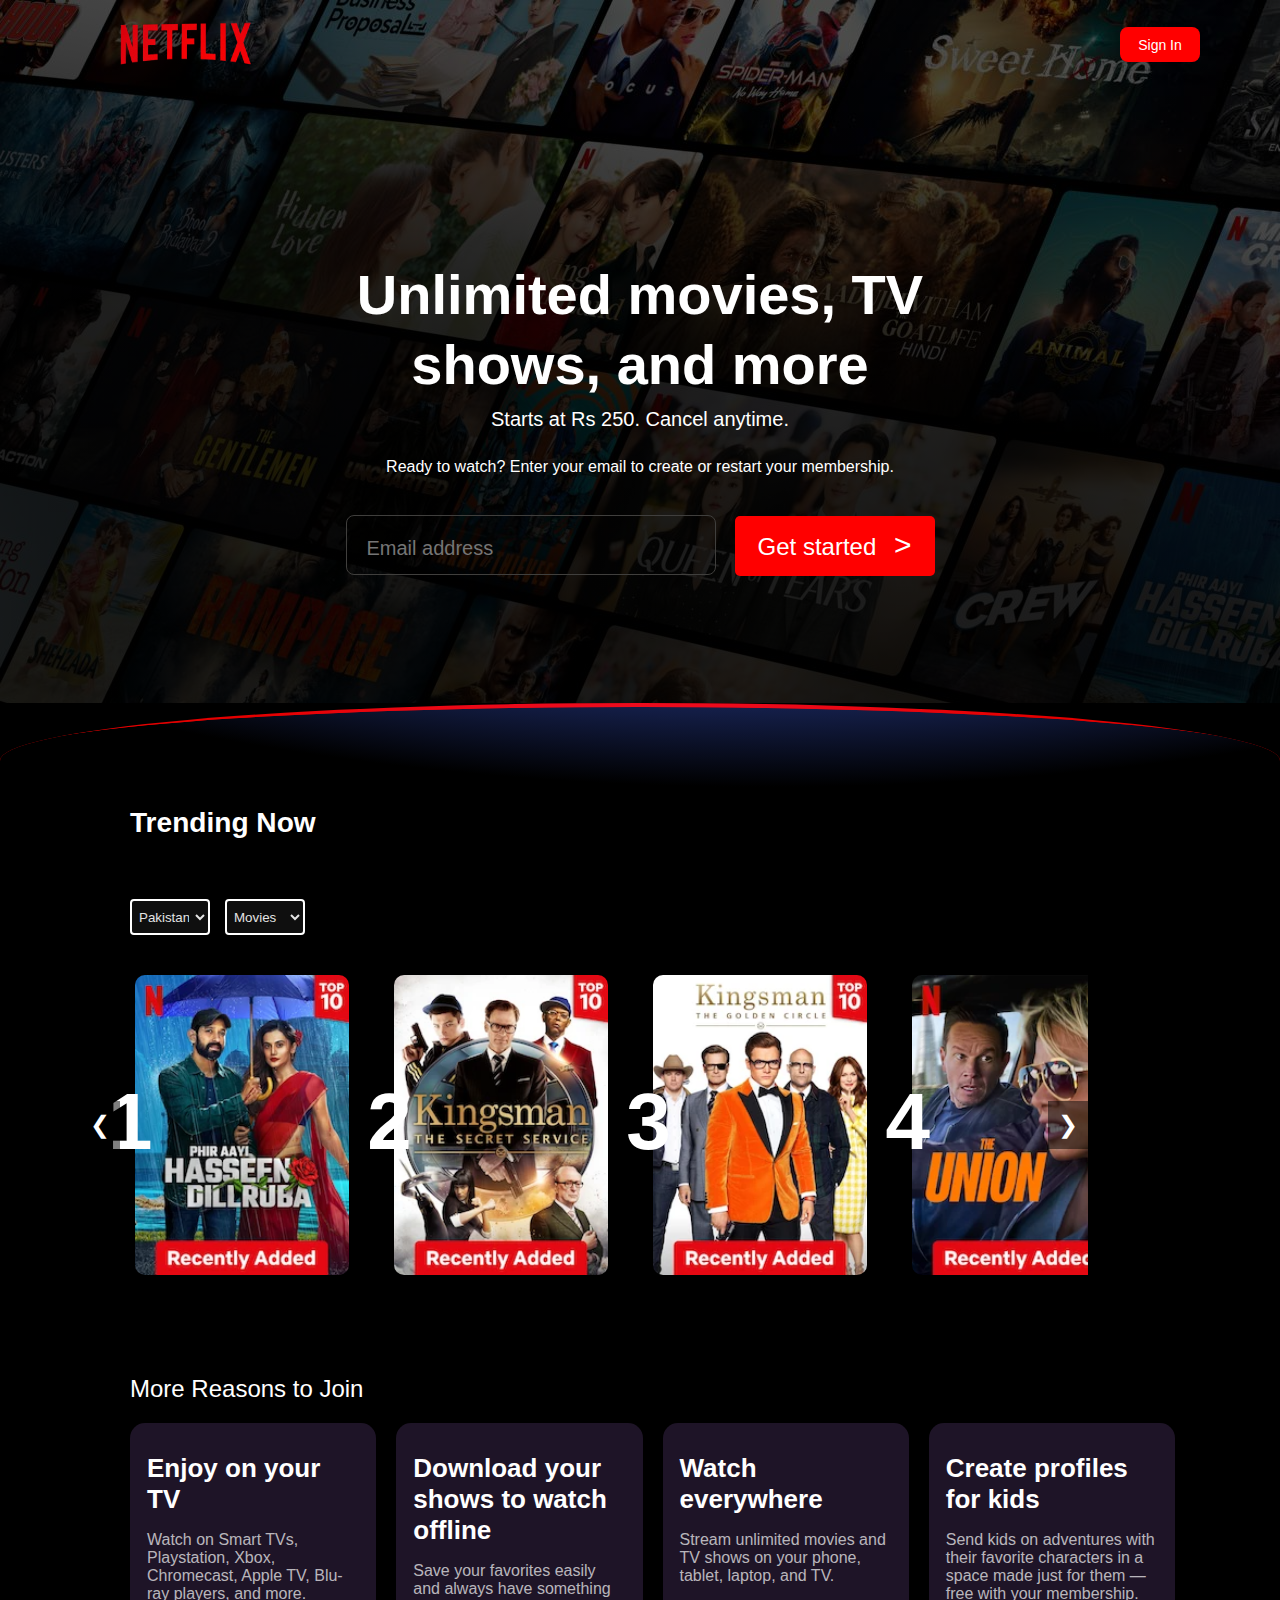
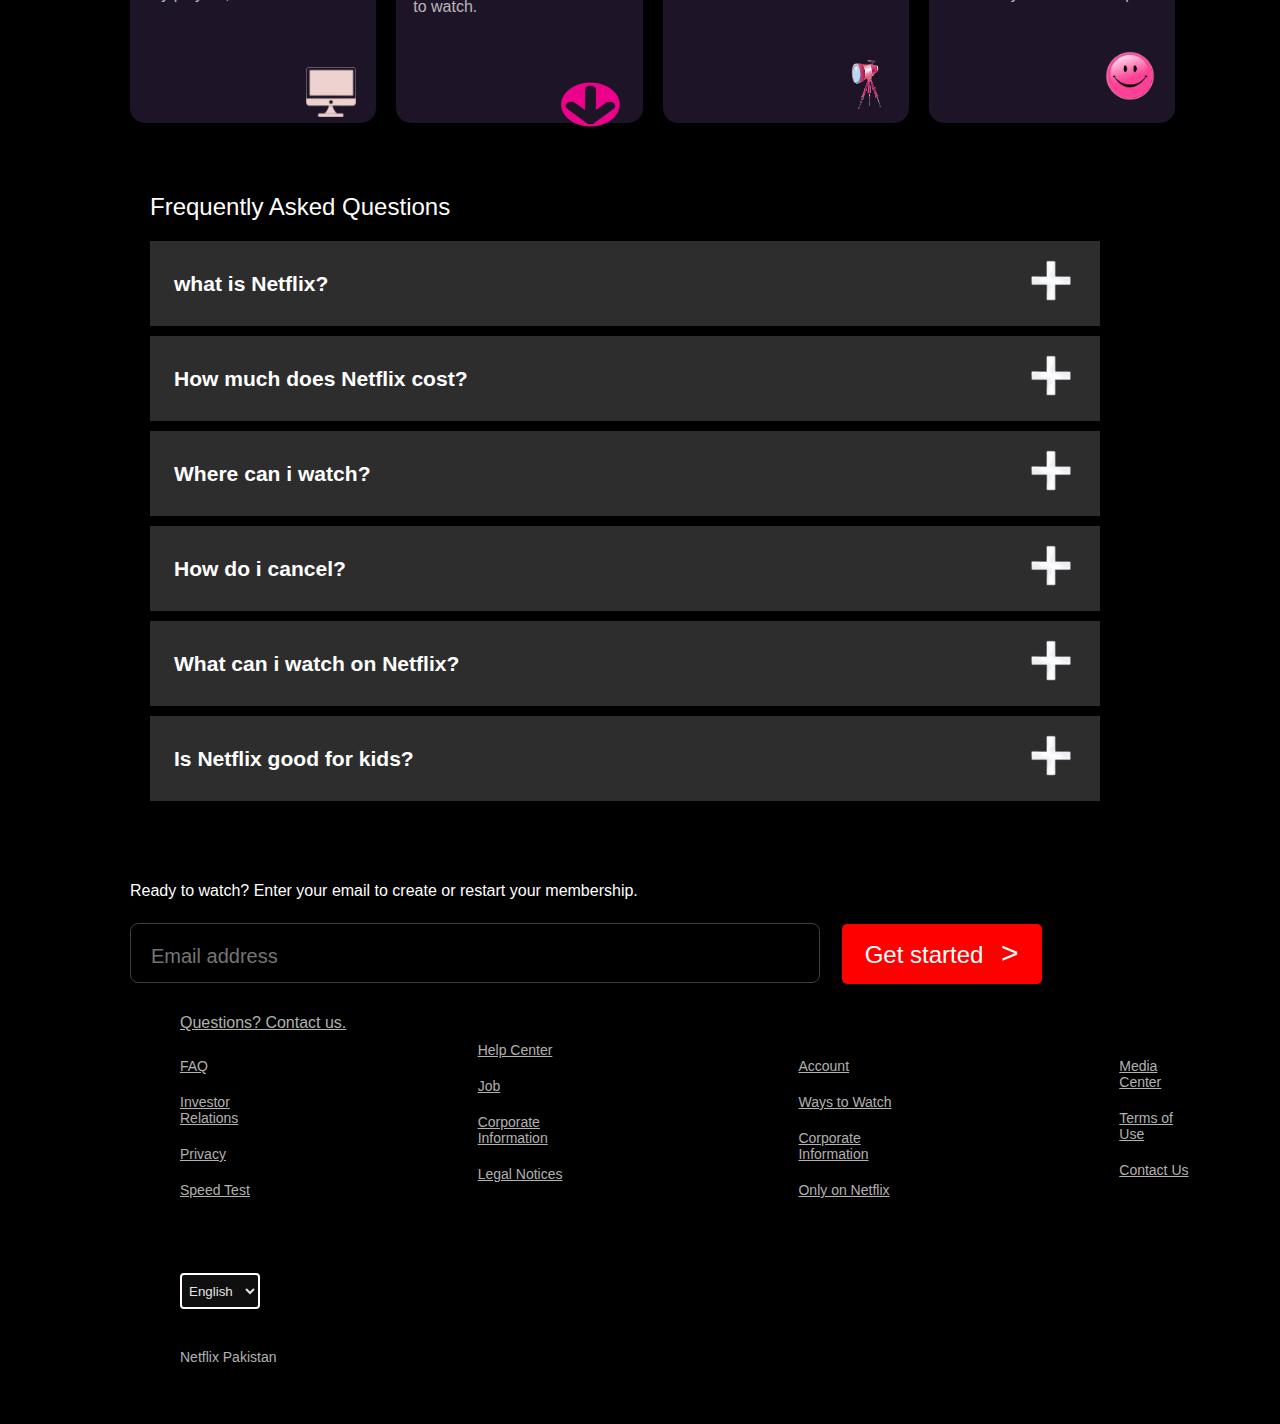
<file: index.html>
<!DOCTYPE html>
<html lang="en">
  <head>
    <meta charset="UTF-8" />
    <meta name="viewport" content="width=device-width, initial-scale=1.0" />
    <title>Netflix clone</title>
    <link rel="stylesheet" href="style.css" />
  </head>
  <body>
    <div class="container">
      <div id="header">
        <div id="overlay">
          <div id="navbar">
            <img src="images/image1-removebg-preview.png" id="netflix-icon" />
            <button id="netflix-btn">Sign In</button>
          </div>
          <div class="headings">
            <div id="main">
              <h1>Unlimited movies, TV shows, and more</h1>
              <p>Starts at Rs 250. Cancel anytime.</p>

              <div class="last-one">
                <h3>
                  Ready to watch? Enter your email to create or restart your
                  membership.
                </h3>
                <div id="email-input">
                  <input type="text" placeholder="Email address" />
                  <button id="btn">Get started <span>></span></button>
                </div>
              </div>
            </div>
          </div>
        </div>
      </div>
      <div class="color">
        <div id="color-id"></div>
      </div>
      <div id="trending">
        <h3 class="heading1">Trending Now</h3>

        <div id="trending1">
          <div class="trend1">
            <select>
              <option id="Pakistan">Pakistan</option>
              <option>Global</option>
            </select>
          </div>
          <div class="trend2">
            <select name="Movies">
              <option>Movies</option>
              <option>TVshows</option>
            </select>
          </div>
        </div>

        <div class="top-10-container">
          <button
            class="scroll-btn left-btn"
            id="scroll-left"
            aria-label="Scroll left"
          >
            &#10094;
          </button>
          <div class="movie-list" id="movie-list">
            <div class="movie-item">
              <span class="movie-rank">1</span>
              <img src="images/movie no.1.webp" alt="Movie 1" />
            </div>
            <div class="movie-item">
              <span class="movie-rank">2</span>
              <img src="images/movie no.2.webp" alt="Movie 2" />
            </div>
            <div class="movie-item">
              <span class="movie-rank">3</span>
              <img src="images/movie no.3.webp" alt="Movie 3" />
            </div>
            <div class="movie-item">
              <span class="movie-rank">4</span>
              <img src="images/movie no.4.webp" alt="Movie 4" />
            </div>
            <div class="movie-item">
              <span class="movie-rank">5</span>
              <img src="images/movie no.5.webp" alt="Movie 5" />
            </div>
            <div class="movie-item">
              <span class="movie-rank">6</span>
              <img src="images/movie no.6.webp" alt="Movie 6" />
            </div>
            <div class="movie-item">
              <span class="movie-rank">7</span>
              <img src="images/movie no.7.webp" alt="Movie 7" />
            </div>
            <div class="movie-item">
              <span class="movie-rank">8</span>
              <img src="images/movie no.8.webp" alt="Movie 8" />
            </div>
            <div class="movie-item">
              <span class="movie-rank">9</span>
              <img src="images/movie no.9.webp" alt="Movie 9" />
            </div>
            <div class="movie-item">
              <span class="movie-rank">10</span>
              <img src="images/movie no 10.webp" alt="Movie 10" />
            </div>
          </div>
          <button
            class="scroll-btn right-btn"
            id="scroll-right"
            aria-label="Scroll right"
          >
            &#10095;
          </button>
        </div>
        <!-- section 3 -->
        <div id="join-section">
          <h2 id="join1">More Reasons to Join</h2>
          <div class="join-secton2">
            <div class="join1">
              <h3>Enjoy on your TV</h3>
              <p>
                Watch on Smart TVs, Playstation, Xbox, Chromecast, Apple TV,
                Blu-ray players, and more.
              </p>
              <div class="imgpink">
                <img src="images/pc_image-removebg-preview (1).png" />
              </div>
            </div>
            <div class="join1">
              <h3>Download your shows to watch offline</h3>
              <p>
                Save your favorites easily and always have something to watch.
              </p>
              <div class="imgpink1">
                <img
                  src="images/errow_image-removebg-preview (1).png
        "
                />
              </div>
            </div>
            <div class="join1">
              <h3>Watch everywhere</h3>
              <p>
                Stream unlimited movies and TV shows on your phone, tablet,
                laptop, and TV.
              </p>
              <div class="imgpink2">
                <img src="images/telescope_image-removebg-preview (1).png" />
              </div>
            </div>
            <div class="join1">
              <h3>Create profiles for kids</h3>
              <p>
                Send kids on adventures with their favorite characters in a
                space made just for them — free with your membership.
              </p>
              <div class="imgpink3">
                <img src="images/smily_image-removebg-preview.png" />
              </div>
            </div>
          </div>
        </div>

        <!-- section 4 -->
        <div id="dropdown-section">
          <h2>Frequently Asked Questions</h2>
          <div class="dropdown1" id="dropdown1">
            <div id="dropdown1div">
              <h3>what is Netflix?</h3>
            </div>
            <div id="dropdown1img">
              <img src="images/plus_img-removebg-preview.png" id="img1" />
            </div>
          </div>

          <!-- dropdown -->
          <div id="under-dropdowndiv">
            <div class="under-dropdown" id="under-dropdown">
              <h3>
                Netflix is a streaming service that offers a wide variety of
                award-winning TV shows, movies, anime, documentaries, and more
                on thousands of internet-connected devices. <br /><br /><br />
                You can watch as much as you want, whenever you want without a
                single commercial - all for one low monthly price. There's
                always something new to discover and new TV shows and movies are
                added every week!
              </h3>
            </div>
          </div>
          <!-- next -->
          <div class="dropdown2" id="dropdown1">
            <div id="dropdown2div">
              <h3>How much does Netflix cost?</h3>
            </div>
            <div id="dropdown2img">
              <img src="images/plus_img-removebg-preview.png" id="img2" />
            </div>
          </div>

          <!-- dropdown -->
          <div id="under-dropdowndiv">
            <div class="under-dropdown" id="under-dropdown">
              <h3>
                Watch Netflix on your smartphone, tablet, Smart TV, laptop, or
                streaming device, all for one fixed monthly fee. Plans range
                from Rs 250 to Rs 1,100 a month. No extra costs, no contracts.
              </h3>
            </div>
          </div>

          <!-- next -->
          <div class="dropdown3" id="dropdown1">
            <div id="dropdown3div">
              <h3>Where can i watch?</h3>
            </div>
            <div id="dropdown3img">
              <img src="images/plus_img-removebg-preview.png" id="img3" />
            </div>
          </div>

          <!-- dropdown -->
          <div id="under-dropdowndiv">
            <div class="under-dropdown" id="under-dropdown">
              <h3>
                Watch anywhere, anytime. Sign in with your Netflix account to
                watch instantly on the web at netflix.com from your personal
                computer or on any internet-connected device that offers the
                Netflix app, including smart TVs, smartphones, tablets,
                streaming media players and game consoles. <br /><br />
                You can also download your favorite shows with the iOS or
                Android app. Use downloads to watch while you're on the go and
                without an internet connection. Take Netflix with you anywhere.
              </h3>
            </div>
          </div>

          <!-- next -->
          <div class="dropdown4" id="dropdown1">
            <div id="dropdown4div">
              <h3>How do i cancel?</h3>
            </div>
            <div id="dropdown4img">
              <img src="images/plus_img-removebg-preview.png" id="img4" />
            </div>
          </div>

          <!-- dropdown -->
          <div id="under-dropdowndiv">
            <div class="under-dropdown" id="under-dropdown">
              <h3>
                Netflix is flexible. There are no pesky contracts and no
                commitments. You can easily cancel your account online in two
                clicks. There are no cancellation fees - start or stop your
                account anytime.
              </h3>
            </div>
          </div>

          <!-- next -->
          <div class="dropdown5" id="dropdown1">
            <div id="dropdown5div">
              <h3>What can i watch on Netflix?</h3>
            </div>
            <div id="dropdown5img">
              <img src="images/plus_img-removebg-preview.png" id="img5" />
            </div>

          </div>

          <!-- dropdown -->
          <div id="under-dropdowndiv">
            <div class="under-dropdown" id="under-dropdown">
              <h3>
                Netflix has an extensive library of feature films,
                documentaries, TV shows, anime, award-winning Netflix originals,
                and more. Watch as much as you want, anytime you want.
              </h3>
            </div>
          </div>

          <!-- next -->
          <div class="dropdown6" id="dropdown1">
            <div id="dropdown6div">
              <h3>Is Netflix good for kids?</h3>
            </div>
            <div id="dropdown6img">
              <img src="images/plus_img-removebg-preview.png" id="img6" />
            </div>
          </div>

          <!-- dropdown -->
          <div id="under-dropdowndiv">
            <div class="under-dropdown" id="under-dropdown">
              <h3>
                The Netflix Kids experience is included in your membership to
                give parents control while kids enjoy family-friendly TV shows
                and movies in their own space. <br /><br />
                Kids profiles come with PIN-protected parental controls that let
                you restrict the maturity rating of content kids can watch and
                block specific titles you don't want kids to see.
              </h3>
            </div>
          </div>
        </div>

        <div id="last-ideas">
          <h3>
            Ready to watch? Enter your email to create or restart your
            membership.
          </h3>
          <div id="email-inputs">
            <input type="text" placeholder="Email address" />
            <button id="btns">Get started <span>></span></button>
          </div>
        </div>

        <div class="footer2">
          <h1 class="question">Questions? Contact us.</h1>

          <div id="main-div">
            <div id="main-div1">
              <p>FAQ</p>
              <p class="main1">Investor Relations</p>
              <p class="main1">Privacy</p>
              <p class="main1">Speed Test</p>
            </div>

            <div id="main-div2">
              <p>Help Center</p>
              <p class="main1">Job</p>
              <p class="main1">Corporate Information</p>
              <p class="main1">Legal Notices</p>
            </div>

            <div id="main-div3">
              <p>Account</p>
              <p class="main1">Ways to Watch</p>
              <p class="main1">Corporate Information</p>
              <p class="main1">Only on Netflix</p>
            </div>

            <div id="main-div4">
              <p>Media Center</p>
              <p class="main1">Terms of Use</p>

              <p class="main1">Contact Us</p>
            </div>
          </div>
          <div class="last-one">
            <select>
              <option value="english">English</option>
            </select>
          </div>

          <p class="mains">Netflix Pakistan</p>
        </div>
      </div>
      <script src="first.js"></script>
    </div>
  </body>
</html>
</file>
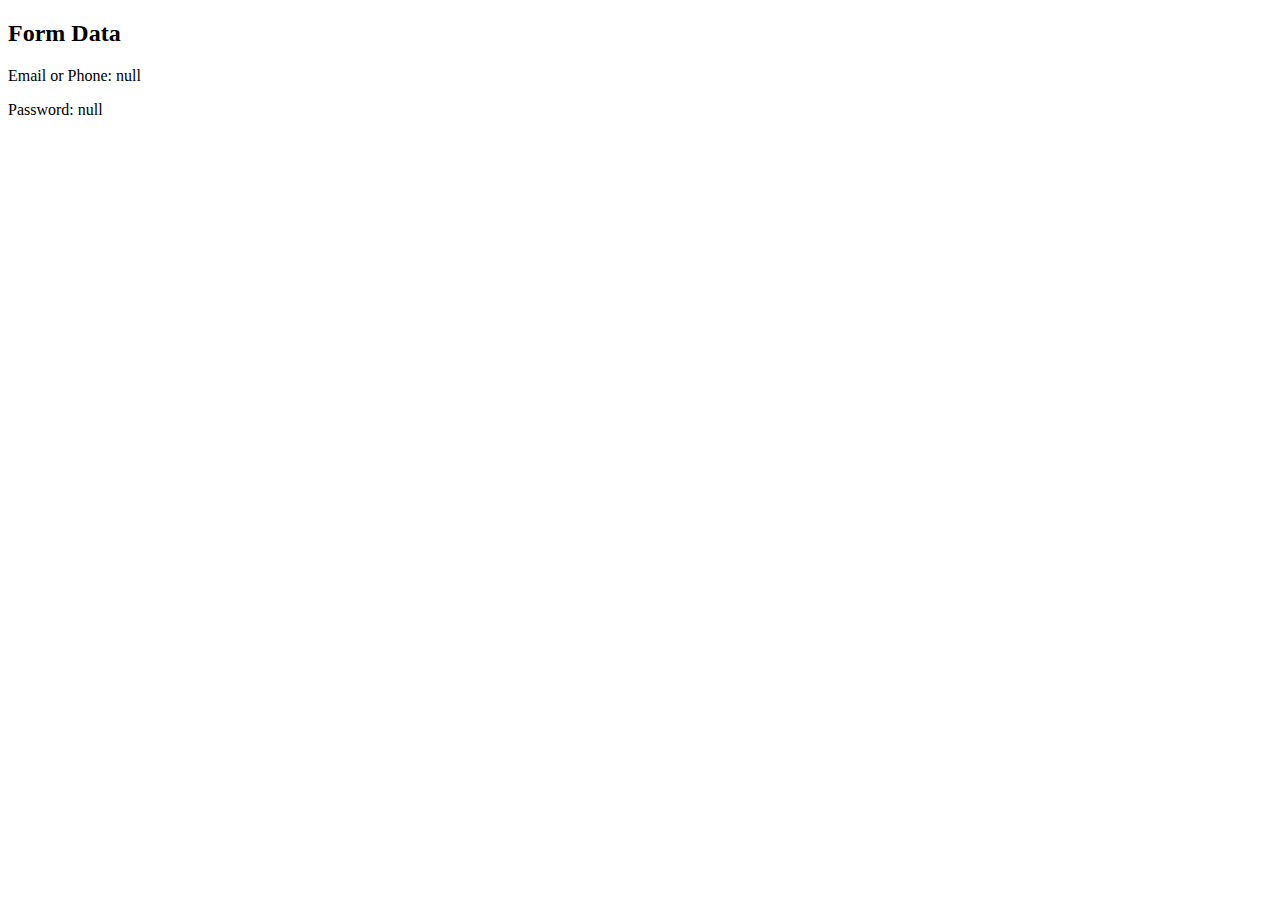
<file: index3.html>
<!DOCTYPE html>
<html lang="en">
<head>
    <meta charset="UTF-8">
    <meta name="viewport" content="width=device-width, initial-scale=1.0">
    <title>Document</title>
</head>
<body>

    <h2>Form Data</h2>
    <p id="displayEmailOrPhone"></p>
    <p id="displayPassword"></p>
    <script src="script2.js"></script>
</body>
</html>
</file>
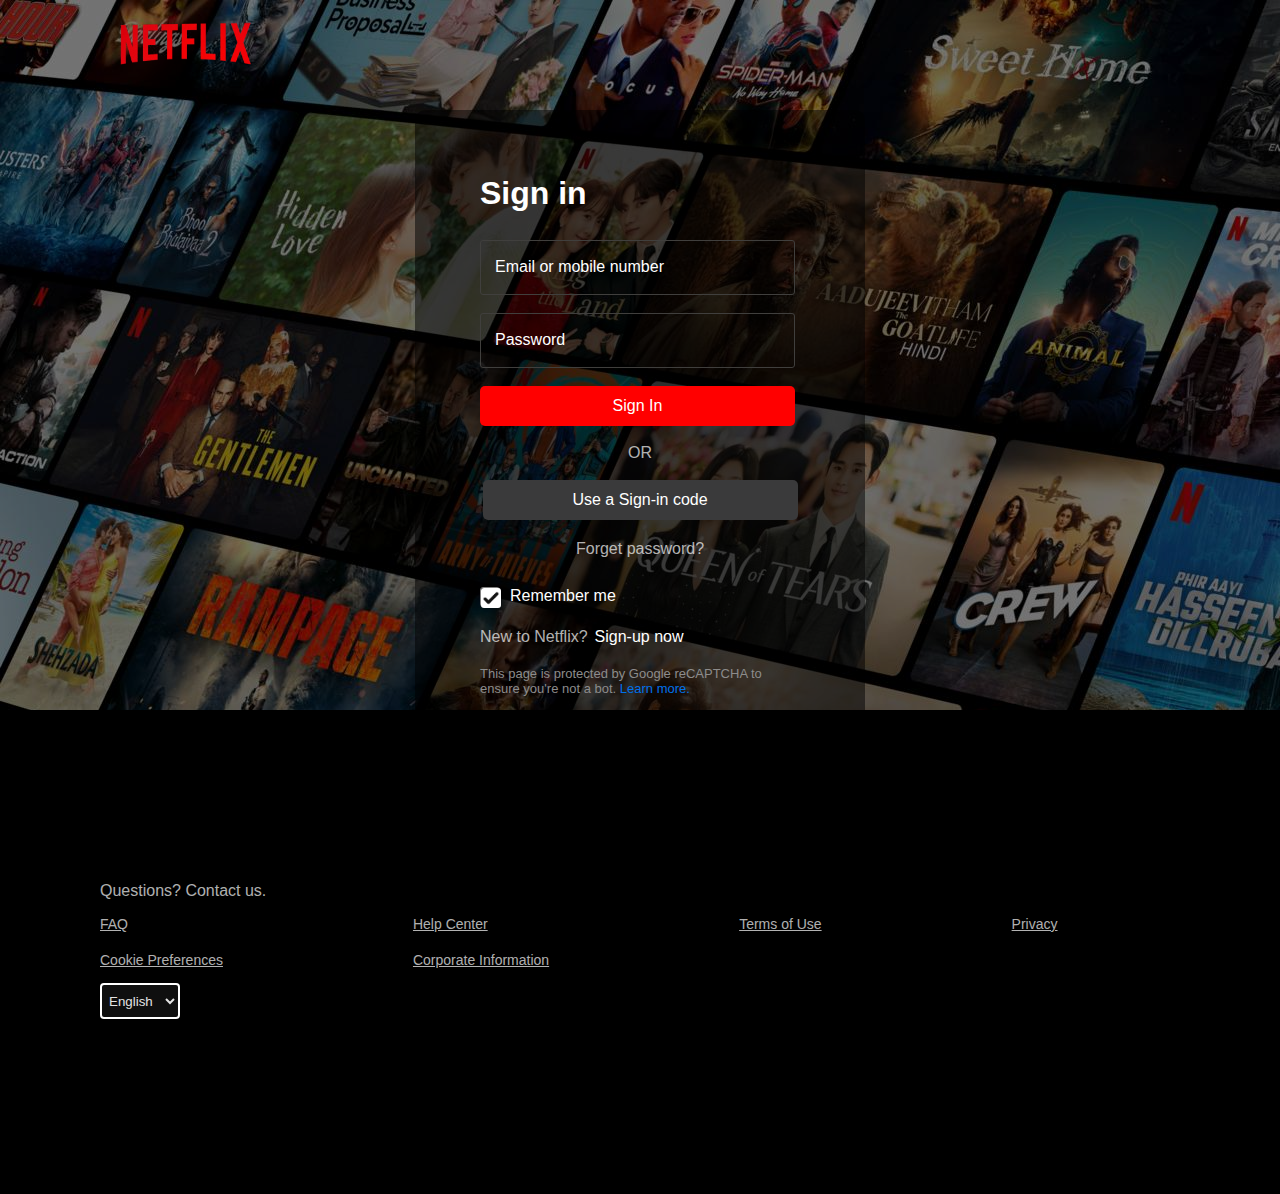
<file: indexs.html>
<!DOCTYPE html>
<html lang="en">
  <head>
    <meta charset="UTF-8" />
    <meta name="viewport" content="width=device-width, initial-scale=1.0" />
    <title>Netflix Clone</title>
    <link rel="stylesheet" href="script.css" />
  </head>
  <body>
    <div class="container">
      <div id="header">
        <div id="overlay">
          <div id="navbar">
            <img
              src="images/image1-removebg-preview.png"
              id="netflix-icon"
              alt="Netflix Logo"
            />
          </div>
          <form id="form2">
            <div class="formdiv2">
              <h2 id="signin2">Sign in</h2>

              <div id="input-wrap">
                <input type="text" required id="mobilenbr" class="inputerror" />
                <label for="">Email or mobile number</label>
                <span class="errorr" id="erroremail"></span><br />
              </div>
              <br />
              <div id="input-wrapp">
                <input type="password" required id="Password" />
                <label for="">Password</label>
                <span class="errorr" id="errorpasswords"></span><br />
              </div>
              <br />
              <button id="netflixbtn">Sign In</button>
              <br />
              <div id="input-wrap2">
                <br />
                <p id="center">OR</p>
                <br />
                <button class="sign-incode">Use a Sign-in code</button>
                <br />
                <p id="forget-password">Forget password?</p>
              </div>

              <div id="footers">
                <div id="icon">
                  <img
                    src="images/tick_image-removebg-preview (1).png"
                    id="iconimg"
                  />
                </div>
                <div id="icon2">
                  <p id="remember">Remember me</p>
                </div>
              </div>
              <div class="idea1">
                <div class="last-portion">
                  <p id="Sign-up">New to Netflix?</p>
                </div>
                <div id="portions">
                  <p class="portion1">Sign-up now</p>
                </div>
              </div>
              <p id="last-idea">
                This page is protected by Google reCAPTCHA to ensure you're not
                a bot. <span>Learn more.</span>
              </p>
            </div>
          </form>
        </div>
      </div>
</div>
      <div id="footer2">
        <h1 class="question">Questions? Contact us.</h1>

        <div id="main-div">
          <div id="main-div1">
            <p>FAQ</p>
            <p class="main1">Cookie Preferences</p>
          </div>

          <div id="main-div2">
            <p>Help Center</p>
            <p class="main1">Corporate Information</p>
          </div>

          <div id="main-div3">
            <p>Terms of Use</p>
          </div>

          <div id="main-div4">
            <p>Privacy</p>
          </div>
        </div>
        <div class="last-one">
          <select>
            <option value="english">English</option>
          </select>
        </div>
      </div>
    </div>
    <script src="script.js"></script>
  </body>
</html>
</file>
<file: style.css>
*{
    margin: 0;
    padding: 0;
    box-sizing: border-box;
}


body{
    background-color: #000;
} 

#header{
    background-repeat: no-repeat;
    justify-content: space-between;
    height: 100%;
    background-image:url("images/Netflix img.jpg") ;
    padding-bottom: 703px;
    background-position: cover;
    position: relative;
}
#overlay{
    position: absolute;
    top: 0;
    left: 0;
    width: 100%;
    height: 100%;
   background-image:  linear-gradient(12deg, rgba(0, 0, 0, 0.8500) 36.00%, rgba(0, 0, 0, 0.8465) 40.58%, rgba(0, 0, 0, 0.8361) 45.17%, rgba(0, 0, 0, 0.8187) 49.75%, rgba(0, 0, 0, 0.7944) 54.33%, rgba(0, 0, 0, 0.7632) 58.92%, rgba(0, 0, 0, 0.7250) 63.50%, rgba(0, 0, 0, 0.6868) 68.08%, rgba(0, 0, 0, 0.6556) 72.67%, rgba(0, 0, 0, 0.6313) 77.25%, rgba(0, 0, 0, 0.6139) 81.83%, rgba(0, 0, 0, 0.6035) 86.42%, rgba(0, 0, 0, 0.6000) 91.00%);
    
    z-index: 2;
}
#navbar{
    padding-right: 80px;
    display: flex;
    justify-content: space-between;
    flex-wrap: wrap; 
    box-sizing: border-box; 
    padding-left: 80px;
}

#navbar img{
    height: 130px;
    width: 200px;
    margin-top: -20px;
}

#navbar button{
    height: 35px;
    width: 80px;
    margin-top: 27px;
border-radius: 8px;
color: rgb(255, 255, 255);
background-color: red;
font-size: 14px;
border: none;
font-family:"Netflix Sans", "Helvetica Neue", "Segoe UI", Roboto, Ubuntu, sans-serif ;
line-height: 14px;
font-weight: 500;
font-style: normal;
}

#navbar button:hover{
    background-color: #C11119;
    cursor: pointer;

}
.headings{
    display: flex;
    justify-content: center;
    align-items: center;
    text-align: center;
    padding-left: 80px;
padding-right: 80px;

}
#main h1{
    color: white;

    margin-top: 150px;
    margin-bottom: 200px;
    font-family: "Netflix Sans", "Helvetica Neue", "Segoe UI", Roboto, Ubuntu, sans-serif;
    font-style: normal;
    font-weight: 900;
    line-height: 70px;
    font-size: 56px;
    margin-bottom: 8px;

}
#main{
width: 600px;
}

#main p{
    color:rgb(255, 255, 255) ;
font-family: "Netflix Sans", "Helvetica Neue", "Segoe UI", Roboto, Ubuntu, sans-serif;
font-style: normal;
font-weight: 500;
font-size: 20px;
line-height: normal;
margin-bottom: 24px;

}
.last-one h3{
    color: rgb(255, 255, 255);
    font-family: "Netflix Sans", "Helvetica Neue", "Segoe UI", Roboto, Ubuntu, sans-serif;
    font-style: normal;
    font-weight: 400;
    font-size: 16px;
    line-height: 24px;
 }

button span{
    font-size: 30px;
    padding-left: 11px;
}
#email-input{
    margin-top: 20px;
}

 #btn{
    margin-left: 15px;
    height: 60px;
    width:200px ;
    border-radius: 5px;
    border: none;
    background-color: red;
    color: white;
    font-size: 24px;
    line-height: 24px;
    font-weight: 500;
    font-style: normal;
    font-family: "Netflix Sans", "Helvetica Neue", "Segoe UI", Roboto, Ubuntu, sans-serif;
}  
 
#btn:hover{
    background-color: #E50914;
    cursor: pointer;
}
#email-input input{
    height: 60px;
    margin-top: 16px;
     width: 370px; 
 padding: 20px;
background-color: transparent; 
 font-size: 20px;
border: 1px solid #403F3D;
border-radius: 8px;
color: white;  
padding-top: 27px;
}


#color-id {
    width: 100%;
    height: 6.25rem;
    position: absolute;
    bottom: 0;
    left: 0;
    background: radial-gradient(100% 500% at 60% -420%, rgba(64, 97, 231, 0.4) 80%, rgba(0, 0, 0, 0.1) 100%), black;
    background-clip: padding-box;
    border-top-left-radius: 100% 100%;
    border-top-right-radius: 100% 100%;
    box-sizing: border-box;
    overflow-x: hidden;
  z-index:1;
  }

  .color {
    position: relative;
    height: 6.5rem;
    width: 100%;
    background: radial-gradient(60% 500% at 50% -420%, rgb(240, 14, 37) 80%, rgba(0, 0, 0, 0.1) 100%), red;
    border-top-left-radius: 100% 100%;
    border-top-right-radius: 100% 100%;
    overflow: hidden;
    padding: 0; 
   margin:0;
   align-items: center;
 
   border-top-left-radius: 90% 100%;
   border-top-right-radius: 90% 100%;
   border-bottom:none;
}
.error-message {
    color: red;
    font-size: 25px;
    margin-top: 5px;
    display: block;
    margin-right: 270px;
}

input.error {
    border-color: red;
}


#trending {
    color: white;
    padding-left: 80px;
    padding-right: 80px;
    font-size: 24px;
    line-height: normal;
    margin-bottom: 100px;
    font-weight: 500;
    font-style: normal;
    font-family: "Netflix Sans", "Helvetica Neue", "Segoe UI", Roboto, Ubuntu, sans-serif;
}

.heading1{
    margin-left: 50px;
}
#trending1{
    display: flex;
    gap: 15px;
    outline: none;
margin-bottom: 20px;
margin-left: 50px;
}
select{
    height: 36px;
    width: 90px;
color: white;
border-radius: 4px ;
outline: white;
border: 2px solid #3C3C3C;
background-color: #0F0F0F;
margin-bottom: 20px;
color:#E4E4E4;
padding: 3px;
border:2px solid white;
margin-top: 20px;
}


.top-10-container {
    position: relative;
    width: 90%;
    max-width: 1200px;
    overflow: hidden;
}



.movie-list {
    display: flex;
    overflow-x: scroll;
    scroll-behavior: smooth;
    gap: 45px;
    padding: 0 40px; 
    margin-left: 15px;
}

.movie-item {
    position: relative;
    min-width: 200px;
    flex-shrink: 0;
    text-align: center;
    display: flex;
    align-items: center;
}

.movie-item img {
    border-radius: 10px;
    box-shadow: 0 4px 8px rgba(0, 0, 0, 0.5);
 height: 300px;
    transition: transform 0.2s ease;
}

.movie-rank {
    position: absolute;
    color: white;
    left: -27px;
    font-size: 80px;
    font-weight: bold;
    margin-top: -7px;
   z-index: 2;
}

.movie-item img:hover{
    cursor: pointer;
    transform: scale(1.1);
}


.scroll-btn {
    position: absolute;
    top: 50%;
    transform: translateY(-50%);
    background-color: rgba(0, 0, 0, 0.5);
    border: none;
    color: #fff;
    padding: 10px;
    cursor: pointer;
    z-index: 10;
    font-size: 24px;
}

.left-btn {
    left: 0;
}

.right-btn {
    right: 0;
}



::-webkit-scrollbar{
    display: none;
}

#join-section{
    margin-left:50px ;
    margin-right:25px ;
    margin-bottom: 70px;
    margin-top: 100px;
}
#join1{
    font-weight:500;
    font-size: 24px;
    line-height:normal ;
    color:rgb(255, 255, 255) ;
font-family:"Netflix Sans", "Helvetica Neue", "Segoe UI", Roboto, Ubuntu, sans-serif ;
}
.join-secton2{
    display: flex;
width: 100%;
gap: 20px;
margin-top: 20px;
}
.join1{
    padding-left: 17px;
    padding-right: 20px;
    padding-top: 30px;
    width: 310px;
    height: 300px;
    border-radius: 15px;
    background-color: #1E1427;
    color:white;
}
.join1 h3{
   
    font-family:"Netflix Sans", "Helvetica Neue", "Segoe UI", Roboto, Ubuntu, sans-serif ; 
    font-size: 26px;
    font-weight: 600;
    
}
.join1 p{
margin-top: 1rem;
font-family:"Netflix Sans", "Helvetica Neue", "Segoe UI", Roboto, Ubuntu, sans-serif;
font-size:16px ;
font-weight:400 ;
color: rgba(255, 255, 255, 0.7);
}
.imgpink{
float: right;
margin-top: 4rem;
}
.imgpink img{
height: 50px;
width: 50px;

}
.imgpink1{
float: right;
margin-top: 3.5rem;
}
.imgpink1 img{
height: 65px;
width: 65px;

}

.imgpink2{
    float: right;
    margin-top: 4.3rem;
}
.imgpink2 img{
    height: 60px;
    width: 45px;
  
}


.imgpink3{
    float: right;
    margin-top: 3rem;
}
.imgpink3 img{
    height: 50px;
    width:50px;
}

#dropdown-section{
   margin-left: 70px;
    margin-bottom: 78px;
}

#dropdown-section h2{
    color:#FFFFFF;
    font-family: "Netflix Sans", "Helvetica Neue", "Segoe UI", Roboto, Ubuntu, sans-serif;
    font-size: 24px;
    font-weight: 500;
}
.dropdown1{
    padding: 1.5rem;
    height: 85px;
    width:950px;
   background-color:#2D2D2D;
   color:#FFFFFF ;
   margin-top: 20px;
   display: flex;
   justify-content: space-between;
align-items: center;  
font-weight: 400;
font-size: 18px; 
font-family: "Netflix Sans", "Helvetica Neue", "Segoe UI", Roboto, Ubuntu, sans-serif;
line-height: normal;
}
#dropdown1img img{
    height: 50px;
    width: 50px;

}
#under-dropdowndiv{
    display: none;
}
.under-dropdown{
    padding: 1.5rem;  
    width: 950px;
   background-color:#2D2D2D;
   color:#FFFFFF ;
   margin-top: 1px;
   display: flex;
   justify-content: space-between;
align-items: center;  
font-weight: 400;
font-size: 16px; 
font-family: "Netflix Sans", "Helvetica Neue", "Segoe UI", Roboto, Ubuntu, sans-serif;
line-height: normal;
}


.dropdown2{
    padding: 1.5rem;
    height: 85px;
    width: 950px;
   background-color:#2D2D2D;
   color:#FFFFFF ;
   margin-top: 10px;
   display: flex;
   justify-content: space-between;
align-items: center;  
font-weight: 400;
font-size: 18px; 
font-family: "Netflix Sans", "Helvetica Neue", "Segoe UI", Roboto, Ubuntu, sans-serif;
line-height: normal;
}
.dropdown2 img{
    height: 50px;
    width: 50px;

}

.dropdown3{
    padding: 1.5rem;
    height: 85px;
    width: 950px;
   background-color:#2D2D2D;
   color:#FFFFFF ;
   margin-top: 10px;
   display: flex;
   justify-content: space-between;
align-items: center;  
font-weight: 400;
font-size: 18px; 
font-family: "Netflix Sans", "Helvetica Neue", "Segoe UI", Roboto, Ubuntu, sans-serif;
line-height: normal;
}
.dropdown3 img{
    height: 50px;
    width: 50px;

}



.dropdown4{
    padding: 1.5rem;
    height: 85px;
    width: 950px;
   background-color:#2D2D2D;
   color:#FFFFFF ;
   margin-top: 10px;
   display: flex;
   justify-content: space-between;
align-items: center;  
font-weight: 400;
font-size: 18px; 
font-family: "Netflix Sans", "Helvetica Neue", "Segoe UI", Roboto, Ubuntu, sans-serif;
line-height: normal;
}
.dropdown4 img{
    height: 50px;
    width: 50px;

}



.dropdown5{
    padding: 1.5rem;
    height: 85px;
    width: 950px;
   background-color:#2D2D2D;
   color:#FFFFFF ;
   margin-top: 10px;
   display: flex;
   justify-content: space-between;
align-items: center;  
font-weight: 400;
font-size: 18px; 
font-family: "Netflix Sans", "Helvetica Neue", "Segoe UI", Roboto, Ubuntu, sans-serif;
line-height: normal;
}
.dropdown5 img{
    height: 50px;
    width: 50px;
color: white;
}


.dropdown6{
    padding: 1.5rem;
    height: 85px;
    width: 950px;
   background-color:#2D2D2D;
   color:#FFFFFF ;
   margin-top: 10px;
   display: flex;
   justify-content: space-between;
align-items: center;  
font-weight: 400;
font-size: 18px; 
font-family: "Netflix Sans", "Helvetica Neue", "Segoe UI", Roboto, Ubuntu, sans-serif;
line-height: normal;
}
.dropdown6 img{
    height: 50px;
    width: 50px;

}
#hide{
    display: none;
}
#hideimg{
    height: 50px;
    width:50px;
}

























#last-ideas{
    margin-left: 50px;
}

#last-ideas h3{
    color: rgb(255, 255, 255);
    font-family: "Netflix Sans", "Helvetica Neue", "Segoe UI", Roboto, Ubuntu, sans-serif;
    font-weight: 400;
    font-size: 16px;
    font-style: normal;
    line-height: 24px;
}

#email-inputs input{
    height: 60px;
     width: 690px; 
 padding: 20px;
background-color: transparent; 
 font-size: 20px;
border: 1px solid #403F3D;
border-radius: 8px;
color: white;  

padding-top: 27px;
}
#email-inputs{
    margin-top: 20px;
}


#btns{
    margin-left: 15px;
    height: 60px;
    width:200px ;
    border-radius: 5px;
    border: none;
    background-color: red;
    color: white;
    font-size: 24px;
    line-height: 24px;
    font-weight: 500;
    font-style: normal;
    font-family: "Netflix Sans", "Helvetica Neue", "Segoe UI", Roboto, Ubuntu, sans-serif;
}  
 
#btns:hover{
    background-color: #E50914;
    cursor: pointer;
}


.footer2 {
    height: 340px;
    padding-top: 30px;
    margin-left: 100px;
}

.question{
    color: 
rgba(255, 255, 255,0.7);
    font-weight: 400;
    font-style: normal;
    line-height: normal;
    margin-bottom: 10px;
    font-size: 16px;
    text-decoration: underline;

    font-family:"Netflix Sans", "Helvetica Neue", "Segoe UI", Roboto, Ubuntu, sans-serif ;
    }

    .question:hover{
        cursor: pointer;
    }

   #main-div1{
    color: white;
    margin-top: 16px;
    margin-bottom: 15px;
   } 

   #main-div{
    display: flex;
    gap: 190px;
   }
   .main1{
    margin-top: 20px;
    color:rgba(255, 255, 255,0.7) ;
    font-weight: 400;
    font-style: normal;
    line-height: normal;
    font-size: 14px;
    font-family:"Netflix Sans", "Helvetica Neue", "Segoe UI", Roboto, Ubuntu, sans-serif ;
text-decoration: underline;
cursor: pointer;

   }
#main-div1 p{
    font-weight: 400;
    font-style: normal;
    line-height: normal;
    font-size: 14px;
    font-family:"Netflix Sans", "Helvetica Neue", "Segoe UI", Roboto, Ubuntu, sans-serif ;
text-decoration: underline;
color: rgba(255, 255, 255,0.7);
cursor: pointer;
}





   .main2{
    margin-top: 20px;
    color:rgba(255, 255, 255,0.7) ;
    font-weight: 400;
    font-style: normal;
    line-height: normal;
    font-size: 14px;
    font-family:"Netflix Sans", "Helvetica Neue", "Segoe UI", Roboto, Ubuntu, sans-serif ;
text-decoration: underline;
cursor: pointer;

   }
#main-div2 p{
    font-weight: 400;
    font-style: normal;
    line-height: normal;
    font-size: 14px;
    font-family:"Netflix Sans", "Helvetica Neue", "Segoe UI", Roboto, Ubuntu, sans-serif ;
text-decoration: underline;
color: rgba(255, 255, 255,0.7);
cursor: pointer;
}

#main-div3{
    color: white;
    margin-top: 16px;
    margin-bottom: 15px;
   } 

   #main-div3 p{
    font-weight: 400;
    font-style: normal;
    line-height: normal;
    font-size: 14px;
    font-family:"Netflix Sans", "Helvetica Neue", "Segoe UI", Roboto, Ubuntu, sans-serif ;
text-decoration: underline;
color: rgba(255, 255, 255,0.7);
cursor: pointer;
}


#main-div4{
    color: white;
    margin-top: 16px;
    margin-bottom: 15px;
   } 

   #main-div4 p{
    font-weight: 400;
    font-style: normal;
    line-height: normal;
    font-size: 14px;
    font-family:"Netflix Sans", "Helvetica Neue", "Segoe UI", Roboto, Ubuntu, sans-serif ;
text-decoration: underline;
color: rgba(255, 255, 255,0.7);
cursor: pointer;
}


select{
    height: 36px;
    width: 80px;
color: white;
border-radius: 4px ;
margin-top: 60px;
outline: white;
border: 2px solid #3C3C3C;
background-color: #0F0F0F;
color:#E4E4E4;
padding: 3px;
border:2px solid white;
}

.mains{
      margin-top: 20px;
    color:rgba(255, 255, 255,0.7) ;
    font-weight: 400;
    font-style: normal;
    line-height: normal;
    font-size: 14px;
    font-family:"Netflix Sans", "Helvetica Neue", "Segoe UI", Roboto, Ubuntu, sans-serif ;
}
</file>
<file: script.css>
*{
    margin: 0;
    padding: 0;
    box-sizing: border-box;
}

body{
    background-color: #000;
    height: 100%;
   
}

#header{
    background-repeat: no-repeat;
    justify-content: space-between;
    height: 100%;
    background-image:url("images/Netflix img.jpg") ;
    padding-bottom: 710px;
    background-position: cover;
    position: relative;
}

#overlay{
    position: absolute;
    top: 0;
    left: 0;
    width: 100%;
    height: 100%;
background-color: rgb(0, 0, 0,0.4);    
    z-index: 2;
}


#navbar{
    padding-right: 80px;
    display: flex;
    justify-content: space-between;
    flex-wrap: wrap; 
    box-sizing: border-box; 
    padding-left: 80px;
}

#navbar img{
    height: 130px;
    width: 200px;
    margin-top: -20px;
}


.formdiv2{
    background-color:rgb(0,0,0,0.5);
    padding: 65px;
    z-index: 2;
    width: 450px;
    border-radius: 10px;
   
}
#signin2{
color: white;
}
#form2{
    display: flex;
    justify-content: center;
    align-items: center;
    margin-top: 0px;
}

#mobilenbr{
    width: 315px;
    height: 55px;
    background-color: transparent;
    border: 1px solid #403F3D;
    padding-left: 15px;
    color: white;
    border-radius: 3px;
   
}

.inputerror{
    width: 315px;
    height: 55px;
    background-color: transparent;
    border: 1px solid red;
    padding-left: 15px;
    color: white;
    border-radius: 3px;
}

#Password{
    width: 315px;
    height: 55px;
    background-color: transparent;
    border: 1px solid #403F3D;
    padding-left: 15px;
    color: white;
    border-radius: 3px;
    font-family:"Netflix Sans", "Helvetica Neue", "Segoe UI", Roboto, Ubuntu, sans-serif ;
    font-size: 16px;
    font-weight: 400;
    line-height: 24px;
}

#signin2{
    font-family:"Netflix Sans", "Helvetica Neue", "Segoe UI", Roboto, Ubuntu, sans-serif ;
    font-size: 32px;
    font-weight: 700;
    line-height: normal;
    margin-bottom: 28px;
}

#netflixbtn{
font-family:"Netflix Sans", "Helvetica Neue", "Segoe UI", Roboto, Ubuntu, sans-serif;
font-size:16px;
font-weight:500;
line-height: 16px;
background-color: red;
color: white;
width: 315px;
height: 40px;
border-radius: 5px;
border: none;

}
#netflixbtn:hover{
    background-color: #C11119;
    cursor: pointer;
}

#input-wrap label{
    padding-left: 15px;
    color: white;
    border-radius: 3px;
    font-family:"Netflix Sans", "Helvetica Neue", "Segoe UI", Roboto, Ubuntu, sans-serif ;
    font-size: 16px;
    font-weight: 400;
    line-height: 24px;
    position: absolute;
    top: 15px;
    left: 0;
    pointer-events: none;
    transition: 0.3s ease all;

}
#input-wrap{
    position: relative;
    width: auto;
    height: auto;
}
#mobilenbr:focus+label,
#mobilenbr:valid+label{
    font-size: 12px;
    font-weight: 250;
    line-height: 20px;
    top: 1px;
    left: 15px;
    padding: 0;

}



#input-wrapp label{
    padding-left: 15px;
    color: white;
    border-radius: 3px;
    font-family:"Netflix Sans", "Helvetica Neue", "Segoe UI", Roboto, Ubuntu, sans-serif ;
    font-size: 16px;
    font-weight: 400;
    line-height: 24px;
    position: absolute;
    top: 15px;
    left: 0;
    pointer-events: none;
    transition: 0.3s ease all;

}
#input-wrapp{
    position: relative;
    width: auto;
    height: auto;
}
#Password:focus+label,
#password:valid+label{
    font-size: 12px;
    font-weight: 250;
    line-height: 20px;
    top: 1px;
    left: 15px;
    padding: 0;

}


#center{
    color: rgba(255, 255, 255, 0.7);
    font-family:"Netflix Sans", "Helvetica Neue", "Segoe UI", Roboto, Ubuntu, sans-serif  ;
    font-weight: 400;
    font-size: 16px;
    line-height: normal;
}

.sign-incode{
    color: white;
    height: 40px;
    width: 315px;
    background-color:#3A3A3B;
    border: none;
    border-radius: 5px;
    font-family:"Netflix Sans", "Helvetica Neue", "Segoe UI", Roboto, Ubuntu, sans-serif ;
 font-weight: 500;
 font-style: normal;
 font-size: 16px;
 line-height: 16px;

}

.sign-incode:hover{
    background-color: #403F3D;
    cursor: pointer;
}

#forget-password{
    margin-top: 20px;
    font-family:"Netflix Sans", "Helvetica Neue", "Segoe UI", Roboto, Ubuntu, sans-serif ;
color: 
rgba(255, 255, 255, 0.7);
font-weight: 400;
font-size: 16px;
line-height: normal;
}

#forget-password:hover{
    color: rgb(120, 121, 125);
       cursor: pointer;
       text-decoration:underline;
    }

 #input-wrap2{
  
    text-align: center;
 }   

 .errorr{
    color: red;
 }


 #footers{
    padding-top: 26px;
    display: flex;
    gap: 10px;
}
#icon{
    height: 20px;
    width: 20px;
    border: 1px solid grey;
    border-radius: 3px;
    margin-top: 3px;
    font-family:"Netflix Sans", "Helvetica Neue", "Segoe UI", Roboto, Ubuntu, sans-serif ;
   cursor: pointer;
}

#icon img{
    background-color: white;
    height: 20px;
    width: 20px;
    border-radius: 3px;
}
#remember{
    font-family:"Netflix Sans", "Helvetica Neue", "Segoe UI", Roboto, Ubuntu, sans-serif ;
   font-weight: 400;
   font-style: normal;
   line-height: 24px;
   font-size: 16px;
   color: white;
}

.portion1{
    padding-top: 20px;
    font-family:"Netflix Sans", "Helvetica Neue", "Segoe UI", Roboto, Ubuntu, sans-serif ;
    font-weight: 500;
    font-style: normal;
    line-height: normal;
    font-size: 16px;
    color: white;
}

.portion1:hover{
    text-decoration: underline;
    cursor: pointer;
}
#Sign-up{
    font-family:"Netflix Sans", "Helvetica Neue", "Segoe UI", Roboto, Ubuntu, sans-serif ;
    padding-top: 20px;
    color: rgba(255, 255, 255, 0.7);
    font-weight: 400;
    font-style: normal;
    line-height: normal;
    font-size: 16px;
}
.idea1{
    display: flex;
gap: 7px;
}
#last-idea{
    padding-top: 20px;
    font-family:"Netflix Sans", "Helvetica Neue", "Segoe UI", Roboto, Ubuntu, sans-serif ;
color: rgb(140, 140, 140);
font-weight: 400;
font-style: normal;
line-height: normal;
font-size: 13px;
}
#last-idea span{
    color: 
    rgb(0, 113, 235);
    font-weight: 400;
font-style: normal;
line-height: normal;
font-size: 13px;
font-family:"Netflix Sans", "Helvetica Neue", "Segoe UI", Roboto, Ubuntu, sans-serif ;
}


#last-idea span:hover{
    cursor: pointer;
    text-decoration:underline;
}

#footer2 {
    height: 340px;
    margin: 72px;
    padding-top: 100px;
    margin-left: 100px;
}

.question{
    color: 
rgba(255, 255, 255,0.7);
    font-weight: 400;
    font-style: normal;
    line-height: normal;
    font-size: 16px;
    font-family:"Netflix Sans", "Helvetica Neue", "Segoe UI", Roboto, Ubuntu, sans-serif ;
    }

    .question:hover{
        text-decoration: underline;
        cursor: pointer;
    }

   #main-div1{
    color: white;
    margin-top: 16px;
    margin-bottom: 15px;
   } 

   #main-div{
    display: flex;
    gap: 190px;
   }
   .main1{
    margin-top: 20px;
    color:rgba(255, 255, 255,0.7) ;
    font-weight: 400;
    font-style: normal;
    line-height: normal;
    font-size: 14px;
    font-family:"Netflix Sans", "Helvetica Neue", "Segoe UI", Roboto, Ubuntu, sans-serif ;
text-decoration: underline;
cursor: pointer;

   }
#main-div1 p{
    font-weight: 400;
    font-style: normal;
    line-height: normal;
    font-size: 14px;
    font-family:"Netflix Sans", "Helvetica Neue", "Segoe UI", Roboto, Ubuntu, sans-serif ;
text-decoration: underline;
color: rgba(255, 255, 255,0.7);
cursor: pointer;
}



#main-div2{
    color: white;
    margin-top: 16px;
    margin-bottom: 15px;
   } 

   .main2{
    margin-top: 20px;
    color:rgba(255, 255, 255,0.7) ;
    font-weight: 400;
    font-style: normal;
    line-height: normal;
    font-size: 14px;
    font-family:"Netflix Sans", "Helvetica Neue", "Segoe UI", Roboto, Ubuntu, sans-serif ;
text-decoration: underline;
cursor: pointer;

   }
#main-div2 p{
    font-weight: 400;
    font-style: normal;
    line-height: normal;
    font-size: 14px;
    font-family:"Netflix Sans", "Helvetica Neue", "Segoe UI", Roboto, Ubuntu, sans-serif ;
text-decoration: underline;
color: rgba(255, 255, 255,0.7);
cursor: pointer;
}

#main-div3{
    color: white;
    margin-top: 16px;
    margin-bottom: 15px;
   } 

   #main-div3 p{
    font-weight: 400;
    font-style: normal;
    line-height: normal;
    font-size: 14px;
    font-family:"Netflix Sans", "Helvetica Neue", "Segoe UI", Roboto, Ubuntu, sans-serif ;
text-decoration: underline;
color: rgba(255, 255, 255,0.7);
cursor: pointer;
}


#main-div4{
    color: white;
    margin-top: 16px;
    margin-bottom: 15px;
   } 

   #main-div4 p{
    font-weight: 400;
    font-style: normal;
    line-height: normal;
    font-size: 14px;
    font-family:"Netflix Sans", "Helvetica Neue", "Segoe UI", Roboto, Ubuntu, sans-serif ;
text-decoration: underline;
color: rgba(255, 255, 255,0.7);
cursor: pointer;
}
 select{
    height: 36px;
    width: 80px;
color: white;
border-radius: 4px ;
outline: white;
border: 2px solid #3C3C3C;
background-color: #0F0F0F;
color:#E4E4E4;
padding: 3px;
border:2px solid white;
}
</file>
